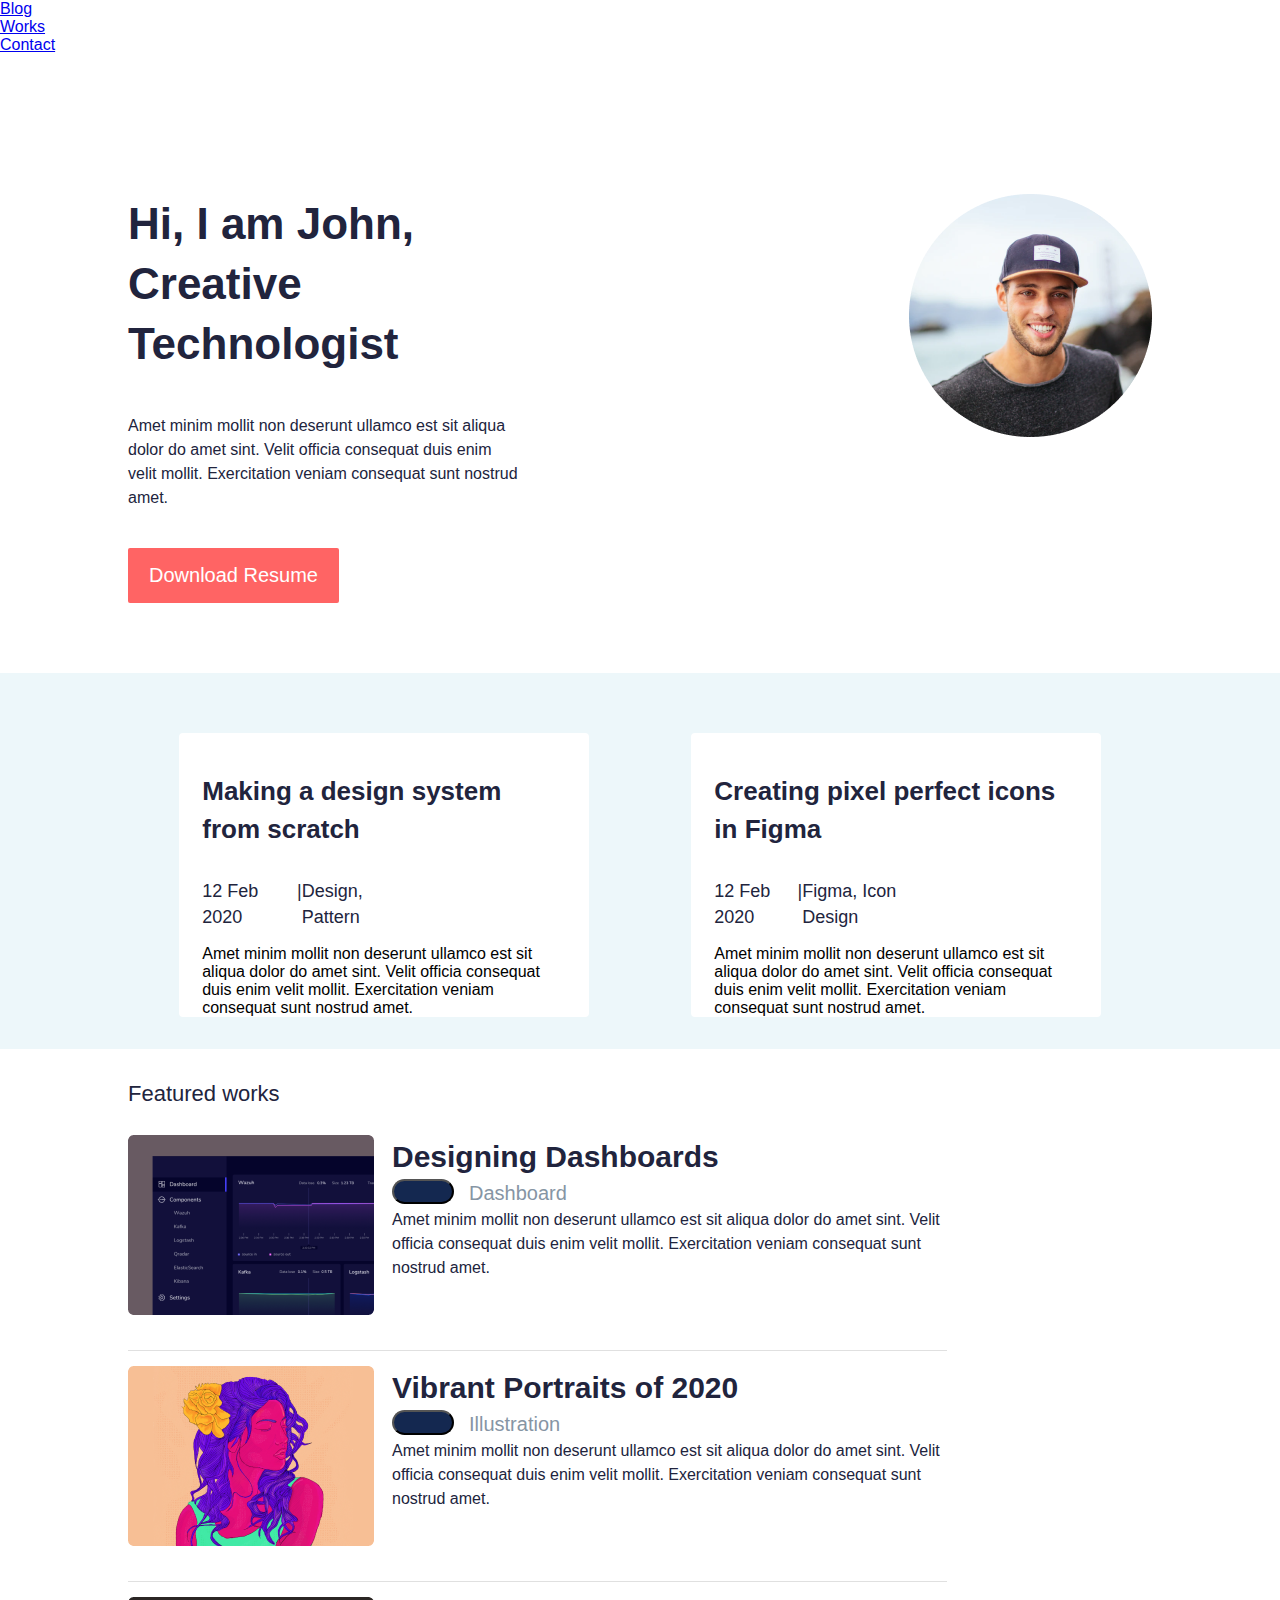
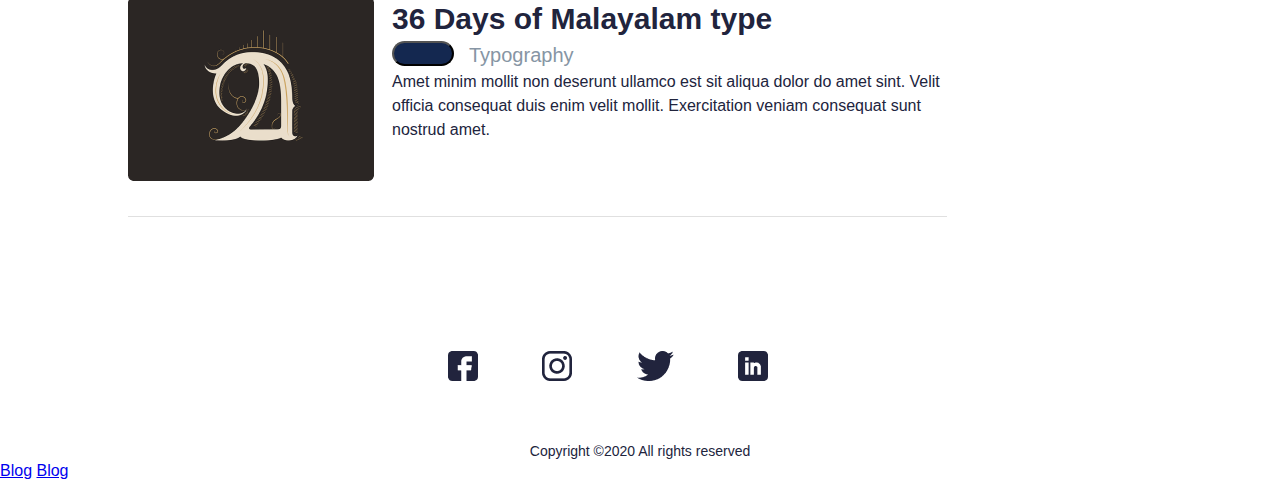
<file: index.html>
<!DOCTYPE html>
<html lang="en">
  <head>
    <meta charset="UTF-8" />
    <meta name="viewport" content="width=device-width, initial-scale=1.0" />
    <link rel="stylesheet" href="./home/global/global.css" />
    <title>1-dars</title>
  </head>
  <body>
    <header>
      <div class="wrapper">
        <ul>
          <li><a class="blog-a" href="#">Blog</a></li>
          <li><a href="#">Works</a></li>
          <li><a href="#">Contact</a></li>
        </ul>
      </div>
      
      <div class="wrapper-header">
        <div class="wrapper-resume">
          <h1>Hi, I am John, Creative Technologist</h1>
          <p>
            Amet minim mollit non deserunt ullamco est sit aliqua dolor do amet
            sint. Velit officia consequat duis enim velit mollit. Exercitation
            veniam consequat sunt nostrud amet.
          </p>
          <button>Download Resume</button>
        </div>
        <img class="ellipse" src="./images/Ellipse 1.png" alt="" />
      </div>
    </header>

    <!-- finished site header  -->

    <!-- started section site  -->

    <section>
      <div class="wrapper-section">
        <div class="making">
          <h3>Making a design system from scratch</h3>
          <div class="pattern">
            <p>12 Feb 2020</p>
            <p>|</p>
            <p>Design, Pattern</p>
          </div>
          <p class="atmet">
            Amet minim mollit non deserunt ullamco est sit aliqua dolor do amet
            sint. Velit officia consequat duis enim velit mollit. Exercitation
            veniam consequat sunt nostrud amet.
          </p>
        </div>

        <div class="making">
          <h3>Creating pixel perfect icons in Figma</h3>
          <div class="pattern">
            <p>12 Feb 2020</p>
            <p>|</p>
            <p>Figma, Icon Design</p>
          </div>
          <p>
            Amet minim mollit non deserunt ullamco est sit aliqua dolor do amet
            sint. Velit officia consequat duis enim velit mollit. Exercitation
            veniam consequat sunt nostrud amet.
          </p>
        </div>
      </div>
    </section>

    <!-- finished site section  -->

    <!-- started site main -->

    <main>
      <div class="site-main">
        <h4>Featured works</h4>

        <div class="wrapper-main">
          <img src="./images/Rectangle 30.png" alt="" />
          <div class="instruction">
            <h5>Designing Dashboards</h5>
            <div class="wrapper-year">
              <button>2020</button>
              <p class="doshboard">Dashboard</p>
            </div>
            <p>
              Amet minim mollit non deserunt ullamco est sit aliqua dolor do
              amet sint. Velit officia consequat duis enim velit mollit.
              Exercitation veniam consequat sunt nostrud amet.
            </p>
          </div>
        </div>

        <div class="wrapper-main">
          <img src="./images/Rectangle 32.png" alt="" />
          <div class="instruction">
            <h5>Vibrant Portraits of 2020</h5>
            <div class="wrapper-year">
              <button>2018</button>
              <p class="doshboard">Illustration</p>
            </div>
            <p>
              Amet minim mollit non deserunt ullamco est sit aliqua dolor do
              amet sint. Velit officia consequat duis enim velit mollit.
              Exercitation veniam consequat sunt nostrud amet.
            </p>
          </div>
        </div>

        <div class="wrapper-main">
          <img src="./images/Rectangle 34.png" alt="" />
          <div class="instruction">
            <h5>36 Days of Malayalam type</h5>
            <div class="wrapper-year">
              <button>2018</button>
              <p class="doshboard">Typography</p>
            </div>
            <p>
              Amet minim mollit non deserunt ullamco est sit aliqua dolor do
              amet sint. Velit officia consequat duis enim velit mollit.
              Exercitation veniam consequat sunt nostrud amet.
            </p>
          </div>
        </div>
      </div>
    </main>

    <!-- finished site main  -->

    <!-- started site footer  -->

    <footer>
      <div class="wrapper-footer">
        <img src="./images/fb.png" alt="" />
        <img src="./images/insta.png" alt="" />
        <img src="./images/Group.png" alt="" />
        <img src="./images/Linkedin.png" alt="" />
      </div>
      <p>Copyright ©2020 All rights reserved</p>
    </footer>

    
    <a class="blog" href="./indexTwo.html">Blog</a>


    <a class="blog" href="./indexWork.html">Blog</a>

    <!-- finished site footer  -->
  </body>
</html>
</file>
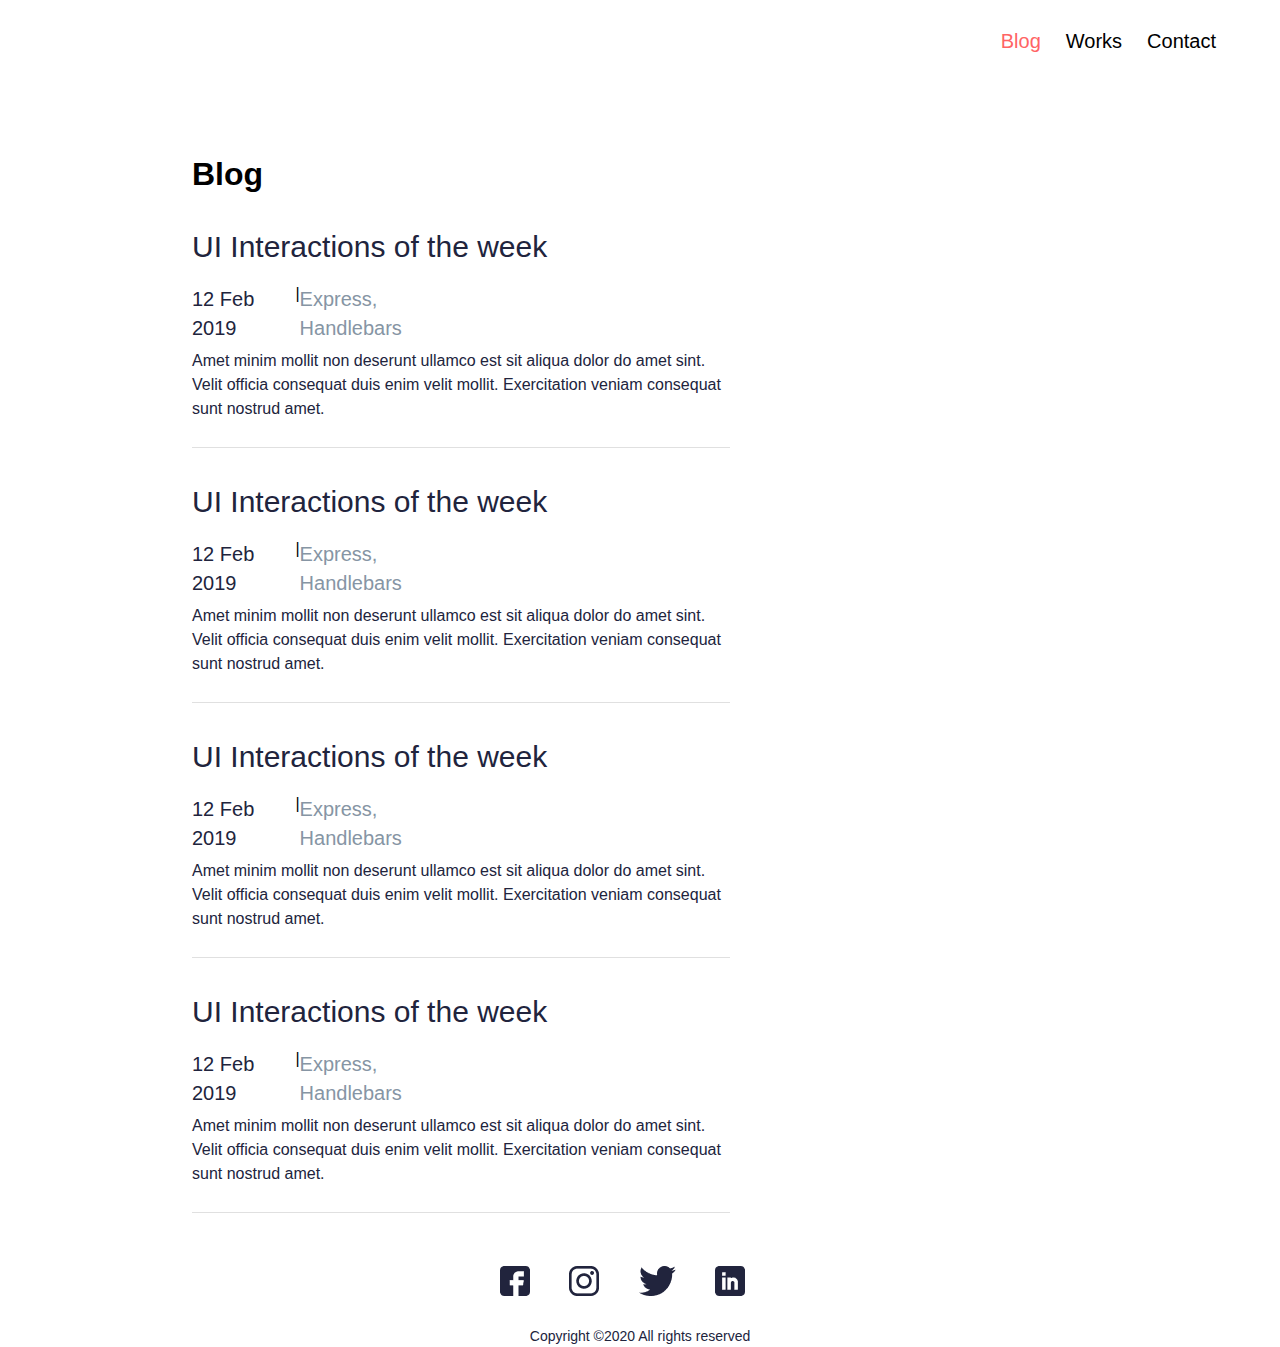
<file: indexTwo.html>
<!DOCTYPE html>
<html lang="en">
  <head>
    <meta charset="UTF-8" />
    <meta name="viewport" content="width=device-width, initial-scale=1.0" />

    <link rel="stylesheet" href="./blog/global/global.css" />
    <title>Blog</title>
  </head>
  <body>
    <!-- started site header  -->
    <header>
      <div class="wrapper">
        <ul>
          <li><a class="blog-a" href="#">Blog</a></li>
          <li><a href="#">Works</a></li>
          <li><a href="#">Contact</a></li>
        </ul>
      </div>
    </header>

    <!-- finished site header  -->

    <!-- started site main  -->

    <main>
      <div class="wrapper-site_main">
        <h1>Blog</h1>

        <div class="wrapper-main-counsl">
          <h2>UI Interactions of the week</h2>
          <div class="wrapper-expres">
            <p class="feb">12 Feb 2019</p>
            <p>|</p>
            <p class="hand">Express, Handlebars</p>
          </div>
          <p class="amet">
            Amet minim mollit non deserunt ullamco est sit aliqua dolor do amet
            sint. Velit officia consequat duis enim velit mollit. Exercitation
            veniam consequat sunt nostrud amet.
          </p>
        </div>

        <div class="wrapper-main-counsl">
          <h2>UI Interactions of the week</h2>
          <div class="wrapper-expres">
            <p class="feb">12 Feb 2019</p>
            <p>|</p>
            <p class="hand">Express, Handlebars</p>
          </div>
          <p class="amet">
            Amet minim mollit non deserunt ullamco est sit aliqua dolor do amet
            sint. Velit officia consequat duis enim velit mollit. Exercitation
            veniam consequat sunt nostrud amet.
          </p>
        </div>

        <div class="wrapper-main-counsl">
          <h2>UI Interactions of the week</h2>
          <div class="wrapper-expres">
            <p class="feb">12 Feb 2019</p>
            <p>|</p>
            <p class="hand">Express, Handlebars</p>
          </div>
          <p class="amet">
            Amet minim mollit non deserunt ullamco est sit aliqua dolor do amet
            sint. Velit officia consequat duis enim velit mollit. Exercitation
            veniam consequat sunt nostrud amet.
          </p>
        </div>

        <div class="wrapper-main-counsl">
          <h2>UI Interactions of the week</h2>
          <div class="wrapper-expres">
            <p class="feb">12 Feb 2019</p>
            <p>|</p>
            <p class="hand">Express, Handlebars</p>
          </div>
          <p class="amet">
            Amet minim mollit non deserunt ullamco est sit aliqua dolor do amet
            sint. Velit officia consequat duis enim velit mollit. Exercitation
            veniam consequat sunt nostrud amet.
          </p>
        </div>
      </div>
    </main>

    <!-- finished site main  -->

    <!-- started site footer  -->

    <footer>
      <div class="wrapper-footer">
        <img src="./images/fb.png" alt="site footer about img" />
        <img src="./images/insta.png" alt="site footer about img" />
        <img src="./images/Group.png" alt="site footer about img" />
        <img src="./images/Linkedin.png" alt="site footer about img" />
      </div>
      <p>Copyright ©2020 All rights reserved</p>
    </footer>

    <!-- finished site footer  -->
  </body>
</html>
</file>
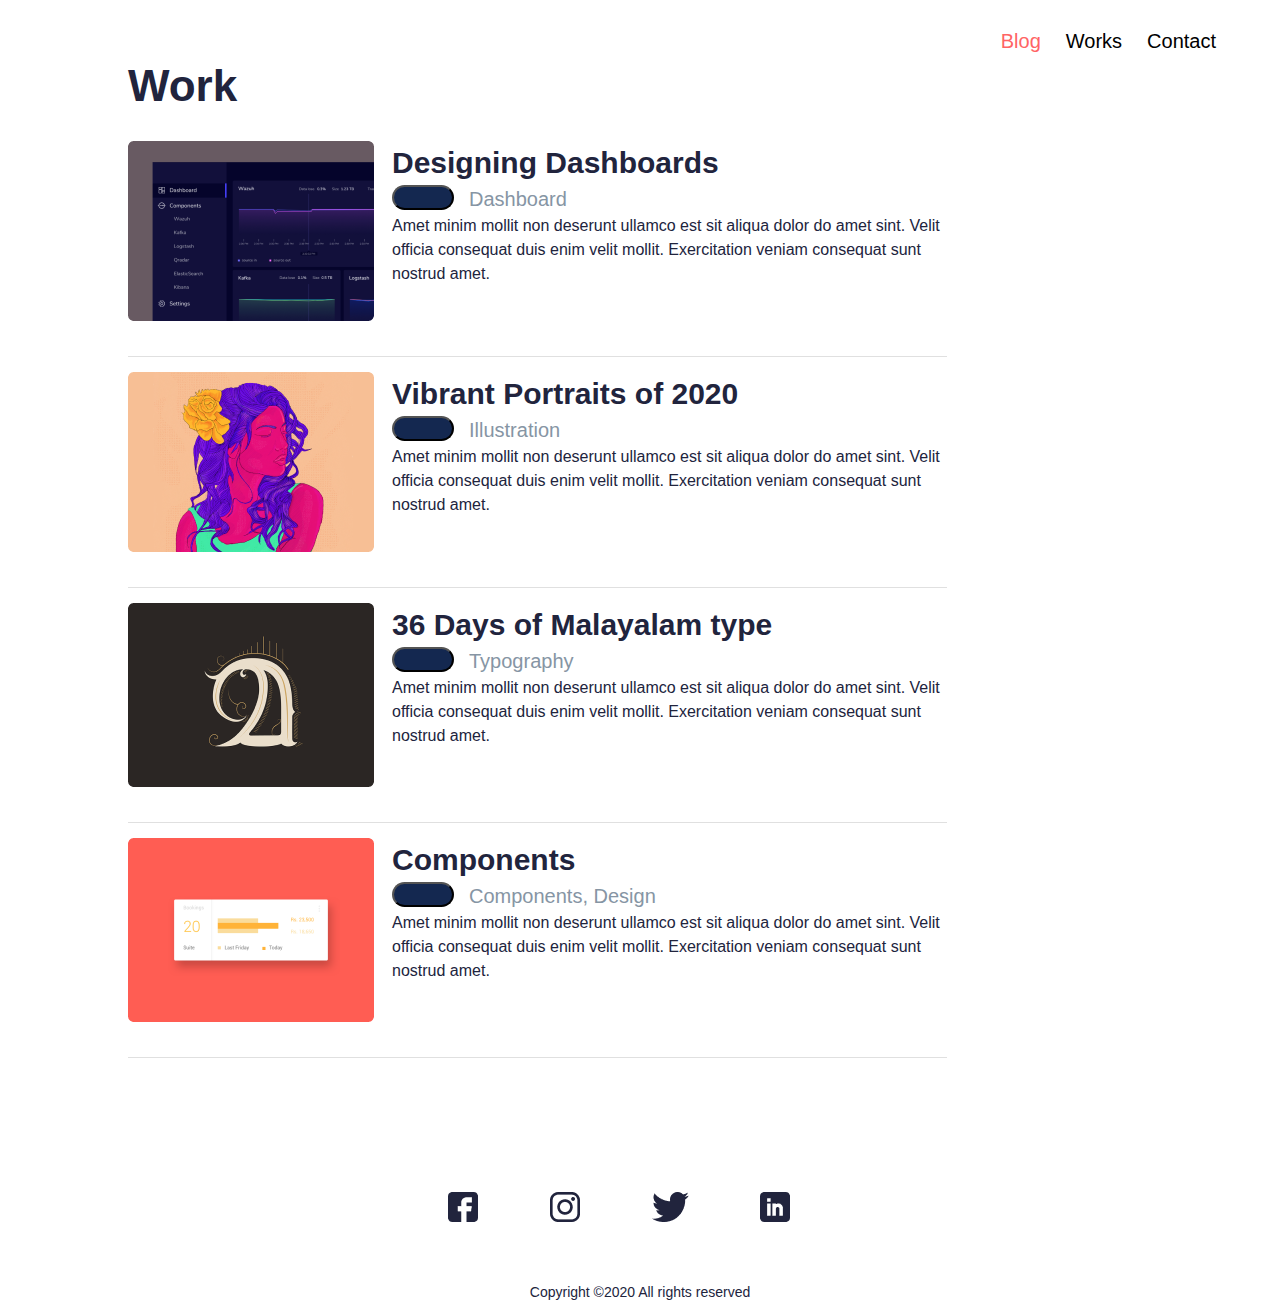
<file: indexWork.html>
<!DOCTYPE html>
<html lang="en">
  <head>
    <meta charset="UTF-8" />
    <meta name="viewport" content="width=device-width, initial-scale=1.0" />
    <link
      rel="stylesheet"
      href="https://cdnjs.cloudflare.com/ajax/libs/font-awesome/6.5.1/css/all.min.css"
      integrity="sha512-DTOQO9RWCH3ppGqcWaEA1BIZOC6xxalwEsw9c2QQeAIftl+Vegovlnee1c9QX4TctnWMn13TZye+giMm8e2LwA=="
      crossorigin="anonymous"
      referrerpolicy="no-referrer"
    />
    <link rel="stylesheet" href="./works/global/global.css" />
    <title>Document</title>
  </head>
  <body>
    <!-- started site header  -->
    <header>
      <div class="wrapper">
        <ul>
          <li><a class="blog-a" href="#">Blog</a></li>
          <li><a href="#">Works</a></li>
          <li><a href="#">Contact</a></li>
        </ul>
      </div>
    </header>

    <!-- finished site header  -->

    <!-- started site main  -->

    <main>
      <div class="site-main">
        <h4>Work</h4>

        <div class="wrapper-main">
          <img src="./images/Rectangle 30.png" alt="" />
          <div class="instruction">
            <h5>Designing Dashboards</h5>
            <div class="wrapper-year">
              <button>2020</button>
              <p class="doshboard">Dashboard</p>
            </div>
            <p>
              Amet minim mollit non deserunt ullamco est sit aliqua dolor do
              amet sint. Velit officia consequat duis enim velit mollit.
              Exercitation veniam consequat sunt nostrud amet.
            </p>
          </div>
        </div>

        <div class="wrapper-main">
          <img src="./images/Rectangle 32.png" alt="" />
          <div class="instruction">
            <h5>Vibrant Portraits of 2020</h5>
            <div class="wrapper-year">
              <button>2018</button>
              <p class="doshboard">Illustration</p>
            </div>
            <p>
              Amet minim mollit non deserunt ullamco est sit aliqua dolor do
              amet sint. Velit officia consequat duis enim velit mollit.
              Exercitation veniam consequat sunt nostrud amet.
            </p>
          </div>
        </div>

        <div class="wrapper-main">
          <img src="./images/Rectangle 34.png" alt="" />
          <div class="instruction">
            <h5>36 Days of Malayalam type</h5>
            <div class="wrapper-year">
              <button>2018</button>
              <p class="doshboard">Typography</p>
            </div>
            <p>
              Amet minim mollit non deserunt ullamco est sit aliqua dolor do
              amet sint. Velit officia consequat duis enim velit mollit.
              Exercitation veniam consequat sunt nostrud amet.
            </p>
          </div>
        </div>

        <div class="wrapper-main">
          <img src="./images/Rectangle 40.png" alt="" />
          <div class="instruction">
            <h5>Components</h5>
            <div class="wrapper-year">
              <button>2018</button>
              <p class="doshboard">Components, Design</p>
            </div>
            <p>
              Amet minim mollit non deserunt ullamco est sit aliqua dolor do
              amet sint. Velit officia consequat duis enim velit mollit.
              Exercitation veniam consequat sunt nostrud amet.
            </p>
          </div>
        </div>
      </div>
    </main>

    <!-- finished site main  -->

    <!-- started site footer   -->

    <footer>
      <div class="wrapper-footer">
        <img src="./images/fb.png" alt="" />
        <img src="./images/insta.png" alt="" />
        <img src="./images/Group.png" alt="" />
        <img src="./images/Linkedin.png" alt="" />
      </div>
      <p>Copyright ©2020 All rights reserved</p>
    </footer>

    <!-- finished site footer  -->
  </body>
</html>
</file>
<file: home/global/global.css>
@import url(../../home/footer/footer.css);
@import url(../../home/header/header.css);
@import url(../../home/main/main.css);
@import url(../../home/section/section.css);
* {
    box-sizing:border-box;
    padding: 0;
    margin: 0;
    font-family: sans-serif;
}
</file>
<file: blog/global/global.css>
@import url(../../blog/footer/footer.css);
@import url(../../blog/header/header.css);
@import url(../../blog/main/main.css);
* {
    box-sizing: border-box;
    margin: 0;
    padding: 0;
    font-family: sans-serif;
}
</file>
<file: works/global/global.css>
@import url(../../works/header/header.css);
@import url(../../works/main/main.css);
@import url(../../works/footer/footer.css);

* {
  margin: 0;
  padding: 0;
  box-sizing: border-box;
  font-family: sans-serif;
}
</file>
